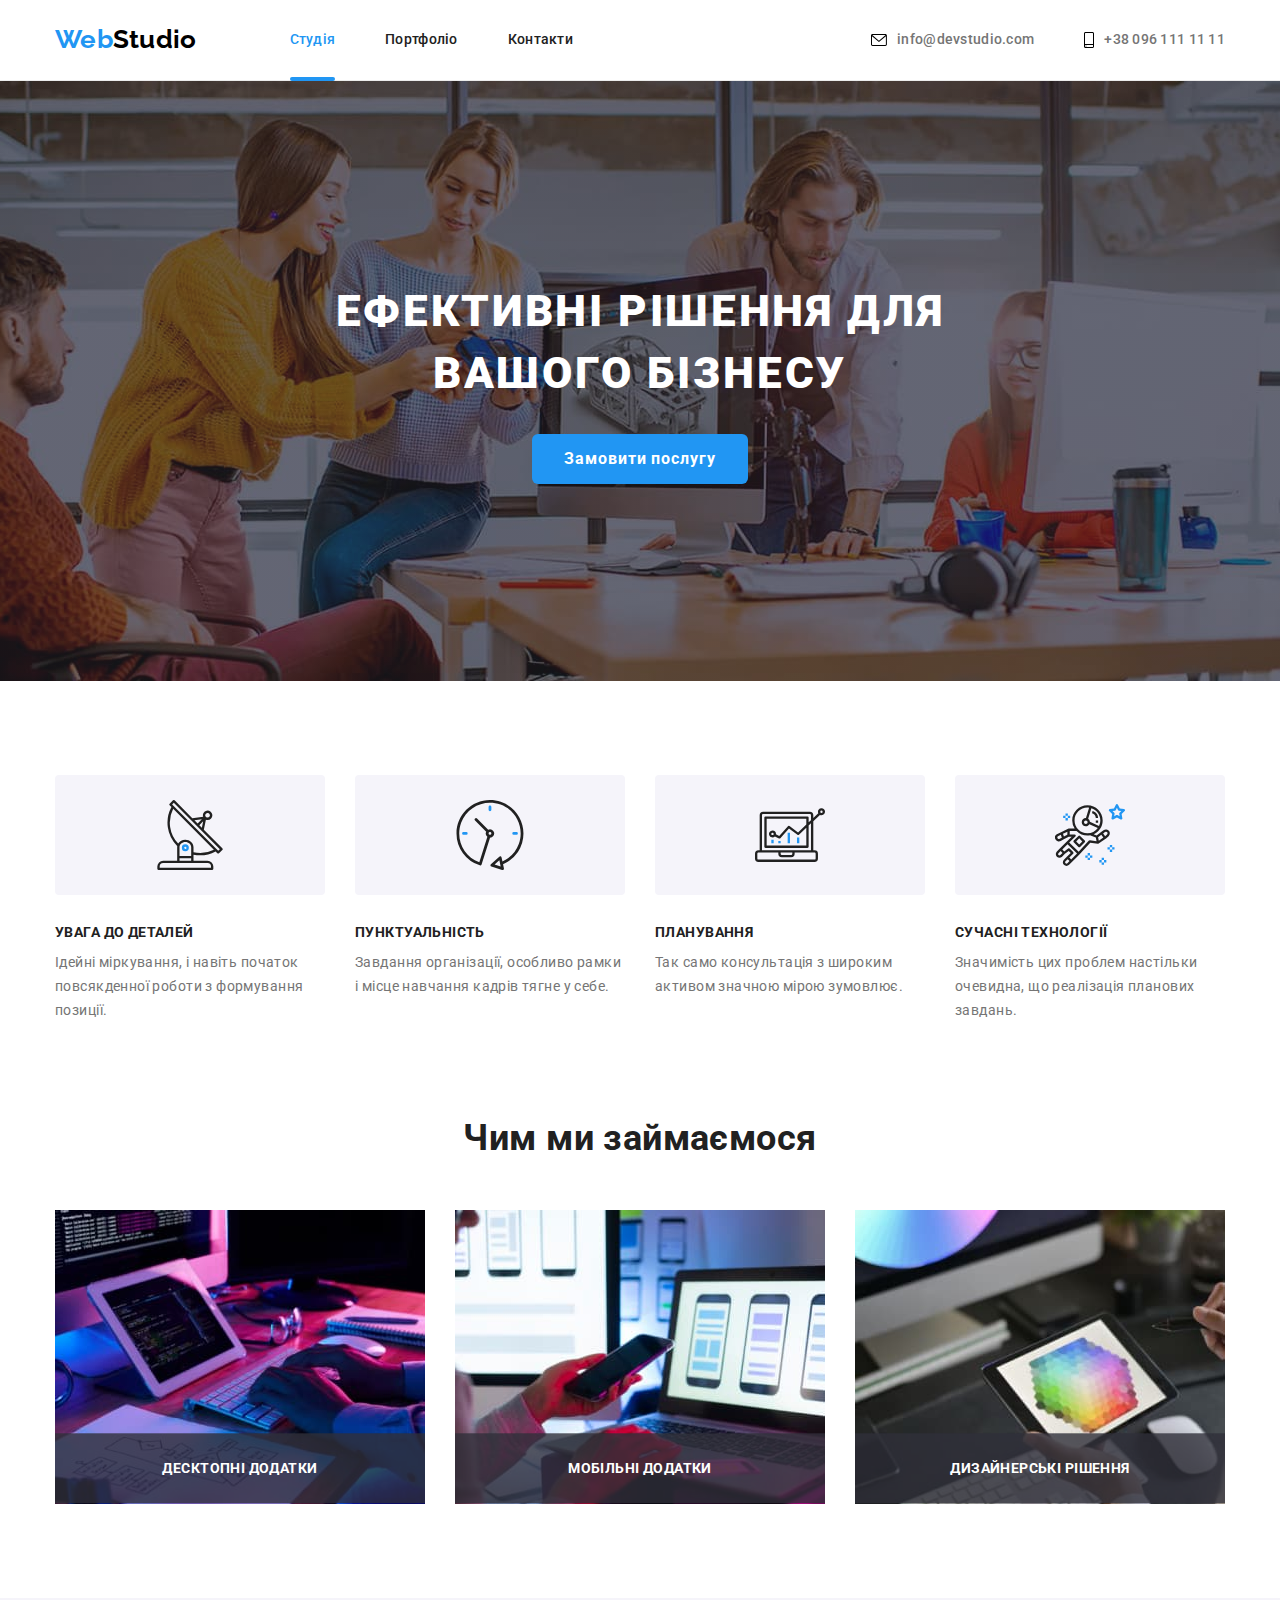
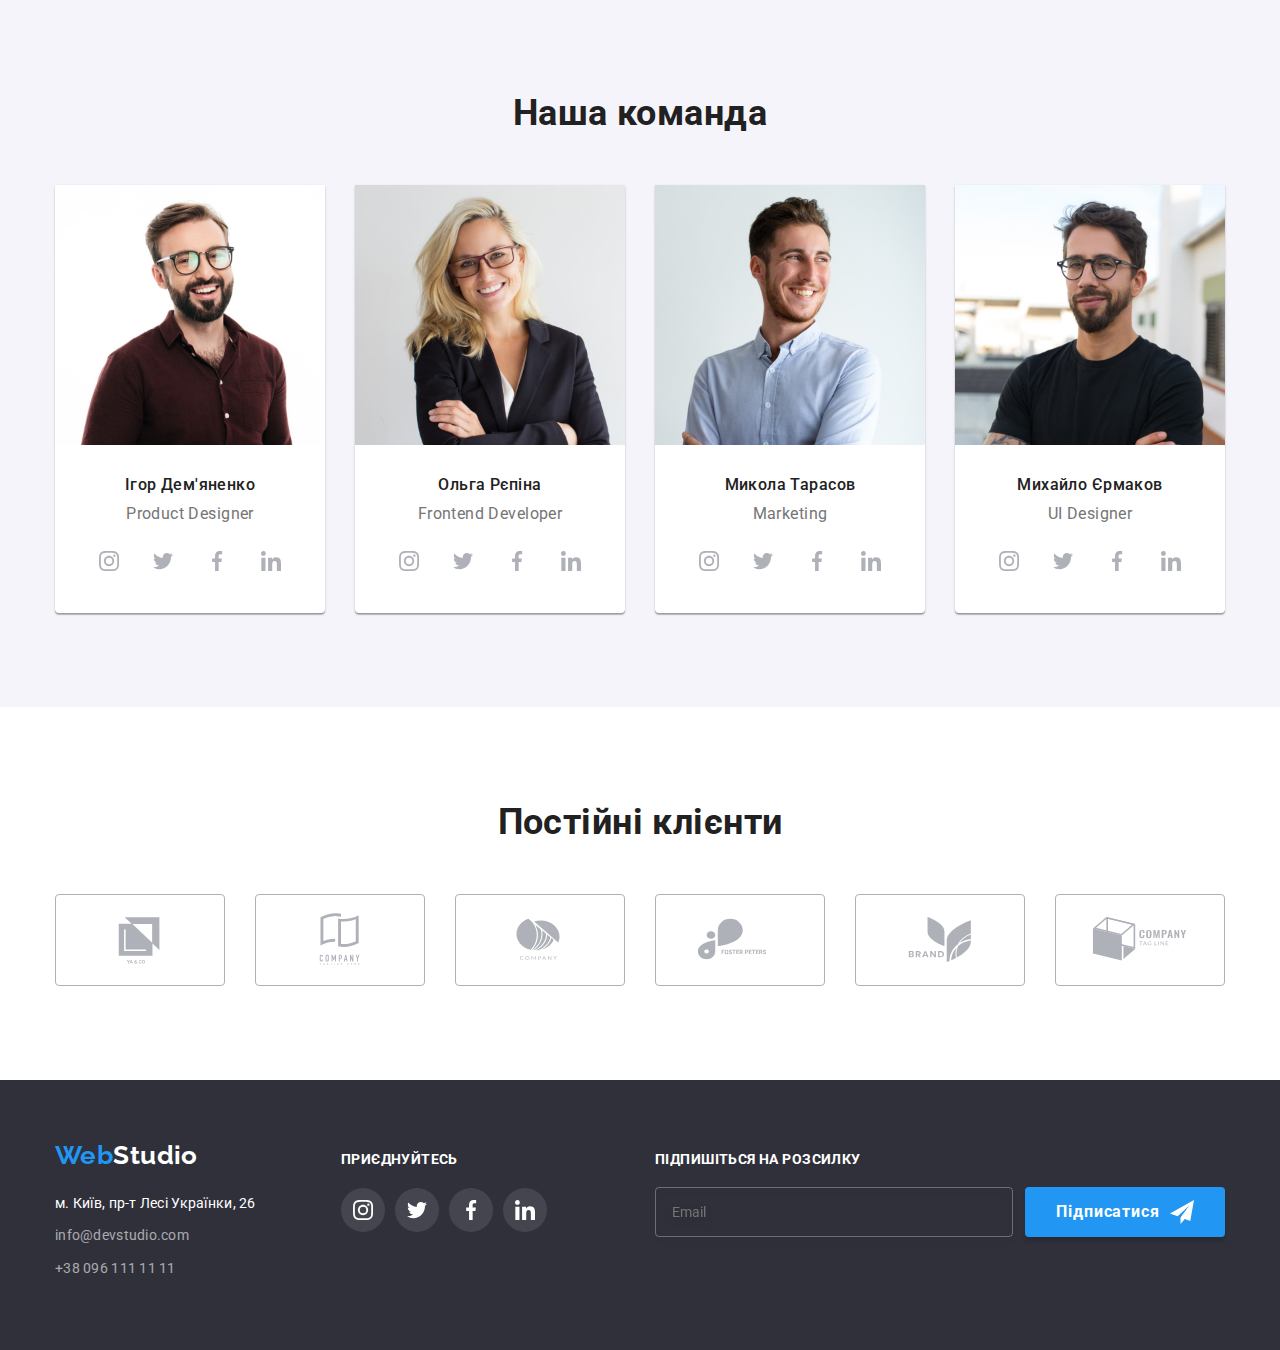
<file: index.html>
<!DOCTYPE html>
<html lang="uk">
<head>
    <meta charset="UTF-8">
    <meta http-equiv="X-UA-Compatible" content="IE=edge">
    <meta name="viewport" content="width=device-width, initial-scale=1.0">
    <title>Web Studio</title>
    <link rel="preconnect" href="https://fonts.googleapis.com">
    <link rel="preconnect" href="https://fonts.gstatic.com" crossorigin>
    <link href="https://fonts.googleapis.com/css2?family=Raleway:wght@700&family=Roboto:wght@400;500;700;900&display=swap" rel="stylesheet">
    <link rel="stylesheet" href="https://cdnjs.cloudflare.com/ajax/libs/modern-normalize/1.1.0/modern-normalize.min.css">
    <link rel="stylesheet" href="./css/styles.css">
</head>
<body>
    <!-- header -->
    
    <header class="header">
        <div class="container flex-align">
        <!-- navigation to other pages -->
            <nav class="header-nav">
                <a href="/" class="logo"><span class="logo-web">Web</span>Studio</a>
                <ul class="page-links list">
                    <li class="item"><a href="./index.html" class="header-nav-link link current">Студія</a></li>
                    <li class="item"><a href="./portfolio.html" class="header-nav-link link">Портфоліо</a></li>
                    <li class="item"><a href="" class="header-nav-link link">Контакти</a></li>
                </ul>
            </nav>
            <!-- header address -->
            <ul class="header-nav list">                
                <li class="item">
                    <a href="mailto:info@devstudio.com" class="contacts-nav">
                        <svg class="envelope" width="16px" height="12px">
                            <use href="./images/icons.svg#icon-envelope"></use>
                        </svg>
                        <span>info@devstudio.com</span>
                    </a>
                </li>
                <li class="item">
                    <a href="tel:+38 096 111 11 11" class="contacts-nav">
                        <svg class="smartphone" width="10px" height="16px">
                            <use href="./images/icons.svg#icon-smartphone"></use>
                        </svg>
                        <span>+38 096 111 11 11</span>
                    </a>
                </li>
            </ul>
        </div>
    </header>
    
    <!-- main -->
    <main>
        <!-- hero -->
        <section class="hero section hero-bg">
            <div class="container">
                <h1 class="hero-title">Ефективні рішення для<br>вашого бізнесу</h1>
                <button type="button" class="btn primary" data-modal-open>Замовити послугу</button>
            </div>        
        </section>
        
        <!-- about -->
        <section class="about section">
            <div class="container">
                <h2 class="title visually-hidden">Наші принципи</h2>
                <ul class="about list">
                    <li class="about-item">
                        <div class="about-container">
                            <svg class="about-icon" width="70px" height="70px">
                                <use href="./images/icons.svg#icon-antenna"></use>
                            </svg>
                        </div>
                        <h3 class="feature">УВАГА ДО ДЕТАЛЕЙ</h3>
                        <p class="feature-info">Ідейні міркування, і навіть початок повсякденної роботи з формування позиції.</p>
                    </li>
                    <li class="about-item">
                        <div class="about-container">
                            <svg class="about-icon" width="70px" height="70px">
                                <use href="./images/icons.svg#icon-clock"></use>
                            </svg>
                        </div>
                        <h3 class="feature">ПУНКТУАЛЬНІСТЬ</h3>
                        <p class="feature-info">Завдання організації, особливо рамки і місце навчання кадрів тягне у себе.</p>
                    </li>
                    <li class="about-item">
                        <div class="about-container">
                            <svg class="about-icon" width="70px" height="70px">
                                <use href="./images/icons.svg#icon-diagram"></use>
                            </svg>
                        </div>
                        <h3 class="feature">ПЛАНУВАННЯ</h3>
                        <p class="feature-info">Так само консультація з широким активом значною мірою зумовлює.</p>
                    </li>
                    <li class="about-item">
                        <div class="about-container">
                            <svg class="about-icon" width="70px" height="70px">
                                <use href="./images/icons.svg#icon-astronaut"></use>
                            </svg>
                        </div>
                        <h3 class="feature">СУЧАСНІ ТЕХНОЛОГІЇ</h3>
                        <p class="feature-info">Значимість цих проблем настільки очевидна, що реалізація планових завдань.</p>
                    </li>
                </ul>
            </div>
        </section>
        
        <!-- what we do -->
        <section class="we-do section">
                <div class="container">
                <h2 class="title">Чим ми займаємося</h2>
                <ul class="we-do list">
                    <li>
                        <div class="we-do-overlay">
                            <img class="no-gap" src="./images/box1.jpg" alt="coding" width="370">
                            <p class="we-do-text">
                                Десктопні додатки
                            </p>
                        </div>
                    </li>
                    <li>
                        <div class="we-do-overlay">
                            <img class="no-gap" src="./images/box2.jpg" alt="optimizing" width="370">
                            <p class="we-do-text">
                                Мобільні додатки
                            </p>
                        </div>
                    </li>
                    <li>
                        <div class="we-do-overlay">
                            <img class="no-gap" src="./images/box3.jpg" alt="styling" width="370">
                            <p class="we-do-text">
                                Дизайнерські рішення
                            </p>
                        </div>
                    </li>
                </ul>
            </div>
        </section>
        
        <!-- crew -->
        <section class="crew section">
                <div class="container">
                    <h2 class="title">Наша команда</h2>
                    <ul class="crew list">
                        <li class="crew item">                            
                            <img class="no-gap" src="./images/crew1.jpg" alt="Ihor" width="270">
                            <div class="crew-item">
                                <h3 class="feature crew">Ігор Дем'яненко</h3>
                                <p class="crew-info">Product Designer</p>
                                <ul class="social-icons list">
                                    <li class="icon-item">
                                        <a href="" class="social-link link">
                                            <svg class="social-icon" width="20px" height="20px">
                                                <use href="./images/icons.svg#icon-instagram"></use>
                                            </svg>
                                        </a>
                                    </li>
                                    <li class="icon-item">
                                        <a href="" class="social-link link">
                                            <svg class="social-icon" width="20px" height="20px">
                                                <use href="./images/icons.svg#icon-twitter"></use>
                                            </svg>
                                        </a>
                                    </li>
                                    <li class="icon-item">
                                        <a href="" class="social-link link">
                                            <svg class="social-icon" width="20px" height="20px">
                                                <use href="./images/icons.svg#icon-facebook"></use>
                                            </svg>
                                        </a>
                                    </li>
                                    <li class="icon-item">
                                        <a href="" class="social-link link">
                                            <svg class="social-icon" width="20px" height="20px">
                                                <use href="./images/icons.svg#icon-linkedin"></use>
                                            </svg>
                                        </a>
                                    </li>
                                </ul>
                            </div>                            
                        </li>
                        <li class="crew item">                            
                            <img class="no-gap" src="./images/crew2.jpg" alt="Olga" width="270">
                            <div class="crew-item">
                                <h3 class="feature crew">Ольга Рєпіна</h3>
                                <p class="crew-info">Frontend Developer</p>
                                <ul class="social-icons list">
                                    <li class="icon-item">
                                        <a href="" class="social-link link">
                                            <svg class="social-icon" width="20px" height="20px">
                                                <use href="./images/icons.svg#icon-instagram"></use>
                                            </svg>
                                        </a>
                                    </li>
                                    <li class="icon-item">
                                        <a href="" class="social-link link">
                                            <svg class="social-icon" width="20px" height="20px">
                                                <use href="./images/icons.svg#icon-twitter"></use>
                                            </svg>
                                        </a>
                                    </li>
                                    <li class="icon-item">
                                        <a href="" class="social-link link">
                                            <svg class="social-icon" width="20px" height="20px">
                                                <use href="./images/icons.svg#icon-facebook"></use>
                                            </svg>
                                        </a>
                                    </li>
                                    <li class="icon-item">
                                        <a href="" class="social-link link">
                                            <svg class="social-icon" width="20px" height="20px">
                                                <use href="./images/icons.svg#icon-linkedin"></use>
                                            </svg>
                                        </a>
                                    </li>
                                </ul>
                            </div>                            
                        </li>
                        <li class="crew item">                            
                            <img class="no-gap" src="./images/crew3.jpg" alt="Mykhola" width="270">
                            <div class="crew-item">
                                <h3 class="feature crew">Микола Тарасов</h3>
                                <p class="crew-info">Marketing</p>
                                <ul class="social-icons list">
                                    <li class="icon-item">
                                        <a href="" class="social-link link">
                                            <svg class="social-icon" width="20px" height="20px">
                                                <use href="./images/icons.svg#icon-instagram"></use>
                                            </svg>
                                        </a>
                                    </li>
                                    <li class="icon-item">
                                        <a href="" class="social-link link">
                                            <svg class="social-icon" width="20px" height="20px">
                                                <use href="./images/icons.svg#icon-twitter"></use>
                                            </svg>
                                        </a>
                                    </li>
                                    <li class="icon-item">
                                        <a href="" class="social-link link">
                                            <svg class="social-icon" width="20px" height="20px">
                                                <use href="./images/icons.svg#icon-facebook"></use>
                                            </svg>
                                        </a>
                                    </li>
                                    <li class="icon-item">
                                        <a href="" class="social-link link">
                                            <svg class="social-icon" width="20px" height="20px">
                                                <use href="./images/icons.svg#icon-linkedin"></use>
                                            </svg>
                                        </a>
                                    </li>
                                </ul>
                            </div>                            
                        </li>
                        <li class="crew item">                            
                            <img class="no-gap" src="./images/crew4.jpg" alt="Mykhailo" width="270">
                            <div class="crew-item">
                                <h3 class="feature crew">Михайло Єрмаков</h3>
                                <p class="crew-info">UI Designer</p>
                                <ul class="social-icons list">
                                    <li class="icon-item">
                                        <a href="" class="social-link link">
                                            <svg class="social-icon" width="20px" height="20px">
                                                <use href="./images/icons.svg#icon-instagram"></use>
                                            </svg>
                                        </a>
                                    </li>
                                    <li class="icon-item">
                                        <a href="" class="social-link link">
                                            <svg class="social-icon" width="20px" height="20px">
                                                <use href="./images/icons.svg#icon-twitter"></use>
                                            </svg>
                                        </a>
                                    </li>
                                    <li class="icon-item">
                                        <a href="" class="social-link link">
                                            <svg class="social-icon" width="20px" height="20px">
                                                <use href="./images/icons.svg#icon-facebook"></use>
                                            </svg>
                                        </a>
                                    </li>
                                    <li class="icon-item">
                                        <a href="" class="social-link link">
                                            <svg class="social-icon" width="20px" height="20px">
                                                <use href="./images/icons.svg#icon-linkedin"></use>
                                            </svg>
                                        </a>
                                    </li>
                                </ul>
                            </div>                            
                        </li>
                    </ul>
                </div>
        </section>

        <!-- clients -->
        <section class="clients section">
            <div class="container">
                <h2 class="title">Постійні клієнти</h2>
                <ul class="clients list">
                    <li class="client-item">
                        <a href="/" class="client-link">
                            <svg class="logo-icon" width="106px" height="60px">
                                <use href="./images/icons.svg#icon-logo"></use>
                            </svg>
                        </a>
                    </li>
                    <li class="client-item">
                        <a href="/" class="client-link">
                            <svg class="logo-icon" width="106px" height="60px">
                                <use href="./images/icons.svg#icon-logo-1"></use>
                            </svg>
                        </a>
                    </li>
                    <li class="client-item">
                        <a href="/" class="client-link">
                            <svg class="logo-icon" width="106px" height="60px">
                                <use href="./images/icons.svg#icon-logo-2"></use>
                            </svg>
                        </a>
                    </li>
                    <li class="client-item">
                        <a href="/" class="client-link">
                            <svg class="logo-icon" width="106px" height="60px">
                                <use href="./images/icons.svg#icon-logo-3"></use>
                            </svg>
                        </a>
                    </li>
                    <li class="client-item">
                        <a href="/" class="client-link">
                            <svg class="logo-icon" width="106px" height="60px">
                                <use href="./images/icons.svg#icon-logo-4"></use>
                            </svg>
                        </a>
                    </li>
                    <li class="client-item">
                        <a href="/" class="client-link">
                            <svg class="logo-icon" width="106px" height="60px">
                                <use href="./images/icons.svg#icon-logo-5"></use>
                            </svg>
                        </a>
                    </li>
                </ul>
            </div>
        </section>
    </main>

    <!-- footer -->
    <footer class="footer">
        <div class="container footer-align">
            <div class="address-links">
                <a href="/" class="footer logo"><span class="logo-web">Web</span>Studio</a>
            <address class="address-list">
                <ul class="address-list list">
                    <li><a href="https://goo.gl/maps/iMWKFZ3eY1f8vixX7" class="contacts-nav address">м. Київ, пр-т Лесі Українки, 26</a></li>
                    <li><a href="mailto:info@devstudio.com" class="contacts-nav link">info@devstudio.com</a></li>
                    <li><a href="tel:+38 096 111 11 11" class="contacts-nav link">+38 096 111 11 11</a></li>
                </ul>
            </address>
            </div>
            <div class="social-links">
                <strong class="strong">приєднуйтесь</strong>
                <ul class="social-icons list">
                    <li class="icon-item">
                        <a href="/" class="social-link link">
                            <svg class="social-icon" width="20px" height="20px">
                                <use href="./images/icons.svg#icon-instagram"></use>
                            </svg>
                        </a>
                    </li>
                    <li class="icon-item">
                        <a href="/" class="social-link link">
                            <svg class="social-icon" width="20px" height="20px">
                                <use href="./images/icons.svg#icon-twitter"></use>
                            </svg>
                        </a>
                    </li>
                    <li class="icon-item">
                        <a href="/" class="social-link link">
                            <svg class="social-icon" width="20px" height="20px">
                                <use href="./images/icons.svg#icon-facebook"></use>
                            </svg>
                        </a>
                    </li>
                    <li class="icon-item">
                        <a href="/" class="social-link link">
                            <svg class="social-icon" width="20px" height="20px">
                                <use href="./images/icons.svg#icon-linkedin"></use>
                            </svg>
                        </a>
                    </li>
                </ul>
            </div>
            <div class="sub-field">
                <form class="sub-form">
                    <label class="sub-label">
                        Підпишіться на розсилку
                        <input class="sub-input" type="email" name="sub" placeholder="Email">
                    </label>
                    <button class="btn sub-btn" type="submit">
                        Підписатися
                        <svg class="sub-icon" width="24" height="24">
                        <use href="./images/icons.svg#icon-send"></use>
                        </svg>
                    </button>
                </form>
            </div>
        </div>
    </footer>
    <div class="backdrop is-hidden" data-modal>
        <div class="modal">
            <button type="button" class="btn btn-modal" data-modal-close>
                <svg class="close-icon" width="18px" height="18px">
                    <use href="./images/icons.svg#icon-close"></use>
                </svg>
            </button>
            <b class="title">
                Залиште свої дані, ми вам передзвонимо
            </b>
            <form name="ticket">
                <div class="form-field">
                    <label class="modal-label">
                        <span class="label-text">Ім'я</span>
                        <div class="input-wrapper">
                            <input type="text" name="user-name" class="modal-input">
                            <svg class="modal-icon" width="18px" height="18px">
                                <use href="./images/icons.svg#icon-person"></use>
                            </svg>
                        </div>
                    </label>
                </div>
                <div class="form-field">
                    <label class="modal-label">
                        <span class="label-text">Телефон</span>                    
                    <div class="input-wrapper">
                        <input type="tel" name="user-tel" class="modal-input">
                        <svg class="modal-icon" width="18px" height="18px">
                            <use href="./images/icons.svg#icon-phone"></use>
                        </svg>
                    </div>
                    </label>
                </div>
                <div class="form-field">
                    <label class="modal-label">
                        <span class="label-text">Пошта</span>                    
                    <div class="input-wrapper">
                        <input type="email" name="user-email" class="modal-input">
                        <svg class="modal-icon" width="18px" height="18px">
                            <use href="./images/icons.svg#icon-email"></use>
                        </svg>
                    </div>
                    </label>
                </div>
                <div class="form-field">
                    <label class="modal-label">
                        <span class="label-text">Коментар</span>                        
                    <textarea name="user-comment" placeholder="Введіть текст" class="user-comment modal-input" rows="8"></textarea>
                    </label>
                </div>
                <div class="form-field checkbox-field">
                    <label class="modal-label-checkbox">
                        <input type="checkbox" class="checkbox">
                        <span class="checkbox-icon"></span>
                        <span>
                            Погоджуюся з розсилкою та приймаю <a href="/" class="policy-link"> Умови договору</a>
                        </span>
                    </label>
                </div>
                <button type="submit" class="btn btn-submit">
                    <p>
                        Відправити
                    </p>
                </button>
            </form>
        </div>
    </div>
    <script src="./js/modal.js"></script>
</body>
</html>
</file>
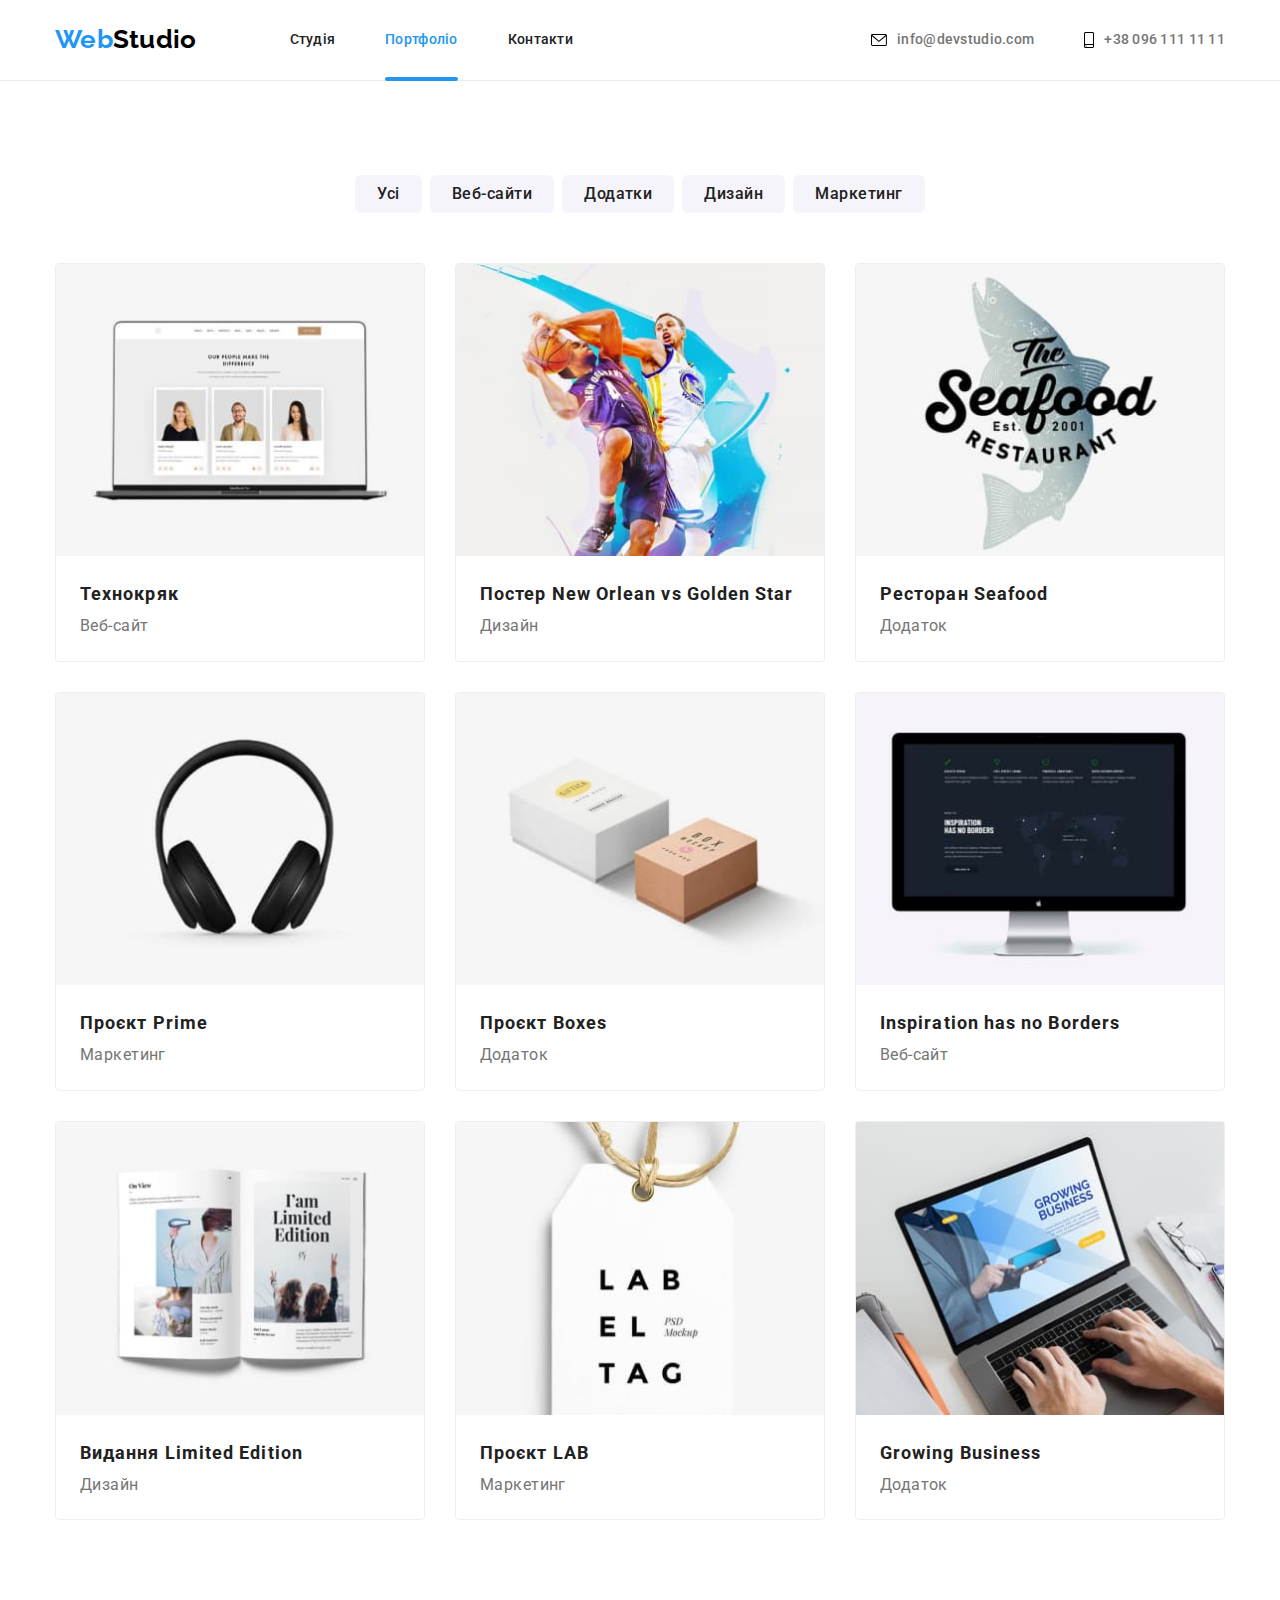
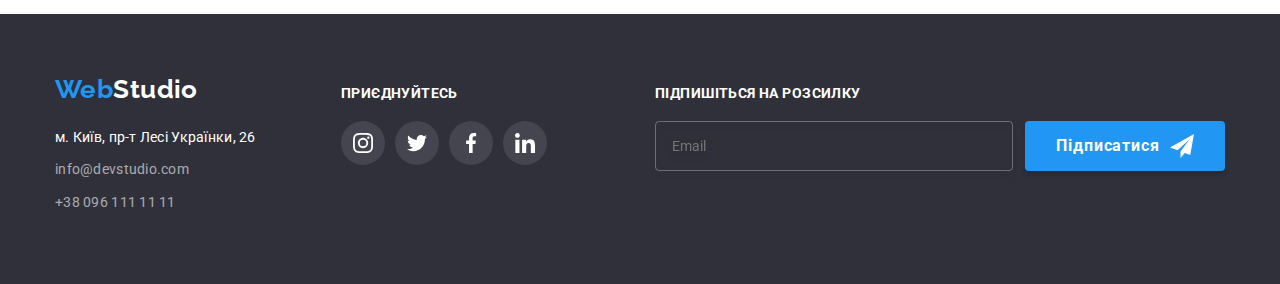
<file: portfolio.html>
<!DOCTYPE html>
<html lang="uk">
<head>
    <meta charset="UTF-8">
    <meta http-equiv="X-UA-Compatible" content="IE=edge">
    <meta name="viewport" content="width=device-width, initial-scale=1.0">
    <title>Portfolio</title>
    <link rel="preconnect" href="https://fonts.googleapis.com">
    <link rel="preconnect" href="https://fonts.gstatic.com" crossorigin>
    <link href="https://fonts.googleapis.com/css2?family=Raleway:wght@700&family=Roboto:wght@400;500;700;900&display=swap" rel="stylesheet">
    <link rel="stylesheet" href="https://cdnjs.cloudflare.com/ajax/libs/modern-normalize/1.1.0/modern-normalize.min.css">
    <link rel="stylesheet" href="./css/styles.css">
</head>
<body>
    <!-- header -->
    <header class="header">
        <div class="container flex-align">
        <!-- navigation to other pages -->
            <nav class="header-nav">
                <a href="/" class="logo"><span class="logo-web">Web</span>Studio</a>
                <ul class="page-links list">
                    <li class="item"><a href="./index.html" class="header-nav-link link">Студія</a></li>
                    <li class="item"><a href="./portfolio.html" class="header-nav-link link current">Портфоліо</a></li>
                    <li class="item"><a href="" class="header-nav-link link">Контакти</a></li>
                </ul>
            </nav>
            <!-- header address -->
            <ul class="header-nav list">                
                <li class="item">
                    <a href="mailto:info@devstudio.com" class="contacts-nav">
                        <svg class="envelope" width="16px" height="12px">
                            <use href="./images/icons.svg#icon-envelope"></use>
                        </svg>
                        <span>info@devstudio.com</span>
                    </a>
                </li>
                <li class="item">
                    <a href="tel:+38 096 111 11 11" class="contacts-nav">
                        <svg class="smartphone" width="10px" height="16px">
                            <use href="./images/icons.svg#icon-smartphone"></use>
                        </svg>
                        <span>+38 096 111 11 11</span>
                    </a>
                </li>
            </ul>
        </div>
    </header>

    <main class="main">
        <!-- filters -->
        <section class="filters section">
            <div class="container">
                <h1 class="visually-hidden">Фільтри проєктів</h1>
                <ul class="filters list">
                    <li class="filter item">
                        <button type="button" class="btn secondary">Усі</button>
                    </li>
                    <li class="filter item">
                        <button type="button" class="btn secondary">Веб-сайти</button>
                    </li>
                    <li class="filter item">
                        <button type="button" class="btn secondary">Додатки</button>
                    </li>
                    <li class="filter item">
                        <button type="button" class="btn secondary">Дизайн</button>
                    </li>
                    <li class="filter item">
                        <button type="button" class="btn secondary">Маркетинг</button>
                    </li>
                </ul>
                <!-- projets list -->
                <ul class="projects list">
                    <li class="projects-list-item">
                        <a href="" class="project link">
                            <div class="project-hover">
                                <img class="img no-gap" src="./images/project1.jpg" alt="Technocrack" width="370">
                                <div class="project-item-overlay">
                                    <p class="overlay-text">
                                        Ресурс пропонує комплексні пропозиції з різним рівнем функціоналу та сервісів. Все це дозволить відвідувачу отримати вичерпні відомості про компанію чи приватну особу.
                                    </p>
                                </div>
                            </div>
                            <div class="project-item">
                                <h2 class="project-title">Технокряк</h2>
                                <p class="project-type">Веб-сайт</p>
                            </div>
                        </a>
                    </li>
                    <li class="projects-list-item">
                        <a href="" class="project link">                            
                            <div class="project-hover">
                                <img class="img no-gap" src="./images/project2.jpg" alt="Poster New Orlean vs Golden Star" width="370">
                                <div class="project-item-overlay">
                                    <p class="overlay-text">
                                        Ресурс пропонує комплексні пропозиції з різним рівнем функціоналу та сервісів. Все це дозволить відвідувачу отримати вичерпні відомості про компанію чи приватну особу.
                                    </p>
                                </div>
                            </div>
                            <div class="project-item">
                                <h2 class="project-title">Постер New Orlean vs Golden Star</h2>
                                <p class="project-type">Дизайн</p>
                            </div>
                        </a>
                    </li>
                    <li class="projects-list-item">
                        <a href="" class="project link">                            
                            <div class="project-hover">
                                <img class="img no-gap" src="./images/project3.jpg" alt="Seafood restaurant" width="370">
                                <div class="project-item-overlay">
                                    <p class="overlay-text">
                                        Ресурс пропонує комплексні пропозиції з різним рівнем функціоналу та сервісів. Все це дозволить відвідувачу отримати вичерпні відомості про компанію чи приватну особу.
                                    </p>
                                </div>
                            </div>
                            <div class="project-item">
                                <h2 class="project-title">Ресторан Seafood</h2>
                                <p class="project-type">Додаток</p>
                            </div>
                        </a>
                    </li>
                    <li class="projects-list-item">
                        <a href="" class="project link">                            
                            <div class="project-hover">
                                <img class="img no-gap" src="./images/project4.jpg" alt="Project Prime" width="370">
                                <div class="project-item-overlay">
                                    <p class="overlay-text">
                                        Ресурс пропонує комплексні пропозиції з різним рівнем функціоналу та сервісів. Все це дозволить відвідувачу отримати вичерпні відомості про компанію чи приватну особу.
                                    </p>
                                </div>
                            </div>
                            <div class="project-item">
                                <h2 class="project-title">Проєкт Prime</h2>
                                <p class="project-type">Маркетинг</p>
                            </div>
                        </a>
                    </li>
                    <li class="projects-list-item">
                        <a href="" class="project link">                            
                            <div class="project-hover">
                                <img class="img no-gap" src="./images/project5.jpg" alt="Project Boxes App" width="370">
                                <div class="project-item-overlay">
                                    <p class="overlay-text">
                                        Ресурс пропонує комплексні пропозиції з різним рівнем функціоналу та сервісів. Все це дозволить відвідувачу отримати вичерпні відомості про компанію чи приватну особу.
                                    </p>
                                </div>
                            </div>
                            <div class="project-item">
                                <h2 class="project-title">Проєкт Boxes</h2>
                                <p class="project-type">Додаток</p>
                            </div>
                        </a>
                    </li>
                    <li class="projects-list-item">
                        <a href="" class="project link">                            
                            <div class="project-hover">
                                <img class="img no-gap" src="./images/project6.jpg" alt="Inspiration has no Borders Web-site" width="370">
                                <div class="project-item-overlay">
                                    <p class="overlay-text">
                                        Ресурс пропонує комплексні пропозиції з різним рівнем функціоналу та сервісів. Все це дозволить відвідувачу отримати вичерпні відомості про компанію чи приватну особу.
                                    </p>
                                </div>
                            </div>
                            <div class="project-item">
                                <h2 class="project-title">Inspiration has no Borders</h2>
                                <p class="project-type">Веб-сайт</p>
                            </div>
                        </a>
                    </li>
                    <li class="projects-list-item">
                        <a href="" class="project link">                            
                            <div class="project-hover">
                                <img class="img no-gap" src="./images/project7.jpg" alt="Limited Edition Pub." width="370">
                                <div class="project-item-overlay">
                                    <p class="overlay-text">
                                        Ресурс пропонує комплексні пропозиції з різним рівнем функціоналу та сервісів. Все це дозволить відвідувачу отримати вичерпні відомості про компанію чи приватну особу.
                                    </p>
                                </div>
                            </div>
                            <div class="project-item">
                                <h2 class="project-title">Видання Limited Edition</h2>
                                <p class="project-type">Дизайн</p>
                            </div>
                        </a>
                    </li>
                    <li class="projects-list-item">
                        <a href="" class="project link">                            
                            <div class="project-hover">
                                <img class="img no-gap" src="./images/project8.jpg" alt="Project LAB" width="370">
                                <div class="project-item-overlay">
                                    <p class="overlay-text">
                                        Ресурс пропонує комплексні пропозиції з різним рівнем функціоналу та сервісів. Все це дозволить відвідувачу отримати вичерпні відомості про компанію чи приватну особу.
                                    </p>
                                </div>
                            </div>
                            <div class="project-item">
                                <h2 class="project-title">Проєкт LAB</h2>
                                <p class="project-type">Маркетинг</p>
                            </div>
                        </a>
                    </li>
                    <li class="projects-list-item">
                        <a href="" class="project link">                            
                            <div class="project-hover">
                                <img class="img no-gap" src="./images/project9.jpg" alt="Growing Business App" width="370">
                                <div class="project-item-overlay">
                                    <p class="overlay-text">
                                        Ресурс пропонує комплексні пропозиції з різним рівнем функціоналу та сервісів. Все це дозволить відвідувачу отримати вичерпні відомості про компанію чи приватну особу.
                                    </p>
                                </div>
                            </div>
                            <div class="project-item">
                                <h2 class="project-title">Growing Business</h2>
                                <p class="project-type">Додаток</p>
                            </div>
                        </a>
                    </li>
                </ul>
            </div>            
        </section>
    </main>
    <!-- footer -->
    <footer class="footer">
        <div class="container footer-align">
            <div class="address-links">
                <a href="/" class="footer logo"><span class="logo-web">Web</span>Studio</a>
            <address class="address-list">
                <ul class="address-list list">
                    <li><a href="https://goo.gl/maps/iMWKFZ3eY1f8vixX7" class="contacts-nav address">м. Київ, пр-т Лесі Українки, 26</a></li>
                    <li><a href="mailto:info@devstudio.com" class="contacts-nav link">info@devstudio.com</a></li>
                    <li><a href="tel:+38 096 111 11 11" class="contacts-nav link">+38 096 111 11 11</a></li>
                </ul>
            </address>
            </div>
            <div class="social-links">
                <strong class="strong">приєднуйтесь</strong>
                <ul class="social-icons list">
                    <li class="icon-item">
                        <a href="/" class="social-link link">
                            <svg class="social-icon" width="20px" height="20px">
                                <use href="./images/icons.svg#icon-instagram"></use>
                            </svg>
                        </a>
                    </li>
                    <li class="icon-item">
                        <a href="/" class="social-link link">
                            <svg class="social-icon" width="20px" height="20px">
                                <use href="./images/icons.svg#icon-twitter"></use>
                            </svg>
                        </a>
                    </li>
                    <li class="icon-item">
                        <a href="/" class="social-link link">
                            <svg class="social-icon" width="20px" height="20px">
                                <use href="./images/icons.svg#icon-facebook"></use>
                            </svg>
                        </a>
                    </li>
                    <li class="icon-item">
                        <a href="/" class="social-link link">
                            <svg class="social-icon" width="20px" height="20px">
                                <use href="./images/icons.svg#icon-linkedin"></use>
                            </svg>
                        </a>
                    </li>
                </ul>
            </div>
            <div class="sub-field">
                <form class="sub-form">
                    <label class="sub-label">
                        Підпишіться на розсилку
                        <input class="sub-input" type="email" name="sub" placeholder="Email">
                    </label>
                    <button class="btn sub-btn" type="submit">
                        Підписатися
                        <svg class="sub-icon" width="24" height="24">
                        <use href="./images/icons.svg#icon-send"></use>
                        </svg>
                    </button>
                </form>
            </div>
        </div>
    </footer>
</body>
</html>
</file>
<file: css/styles.css>
:root {
    --primary-backgroung-color: #FFFFFF;
    --primary-text-color: #757575;
    --secondary-background-color: #F5F4FA;
    --accent-color: #2196F3;
    --title-features-color: #212121;
    --hero-background-color: #2F303A;
    --hero-text-color: #FFFFFF;
    --footer-color: #2F303A;
    --footer-text-color: #FFFFFF;
    --footer-contacts-color: rgba(255, 255, 255, 0.6);
    --button-text-accent-color: #FFFFFF;
}

/* general */
body {
    background-color: var(--primary-backgroung-color);
    color: var(--primary-text-color);

    list-style: none;

    font-family: 'Roboto', sans-serif;
    font-size: 14px;
    letter-spacing: 0.03em;
}

h1, h2, h3 {
    margin: 0 auto;
}

p {
    margin: 0;
}

.container {
    width: 1200px;
    margin: 0 auto;
    padding-left: 15px;
    padding-right: 15px;
    /* outline: 2px solid tomato; */
}

.flex-align {
    display: flex;
    align-items: center;
}

.section {
    padding-top: 94px;
    padding-bottom: 94px;
}

.visually-hidden {
    position: absolute;
    width: 1px;
    height: 1px;
    margin: -1px;
    border: 0;
    padding: 0;

    white-space: nowrap;
    clip-path: inset(100%);
    clip: rect(0 0 0 0);
    overflow: hidden;
}

.no-gap {
    display: block;
}


/* buttons */
.btn {
    cursor: pointer;
    text-align: center;
    border: none;
}

.btn.primary {
    display: inline-flex;
    width: 216px;
    height: 50px;
    align-items: center;
    justify-content: center;
    border-radius: 6px;
    /* padding: 10px 32px; */

    background-color: var(--accent-color);
    color: var(--button-text-accent-color);

    transition: background-color 250ms cubic-bezier(0.4, 0, 0.2, 1);

    font-family: inherit;
    font-weight: 700;
    font-size: 16px;
    line-height: 1.9;
    letter-spacing: 0.06em;
}

.btn.primary:hover,
.btn.primary:focus {
    background-color: #188CE8;
}

.btn.secondary {
    display: inline-block;
    border-radius: 6px;
    padding: 6px 22px;

    background-color: var(--secondary-background-color);
    color: var(--title-features-color);

    transition: color 250ms cubic-bezier(0.4, 0, 0.2, 1),
    background-color 250ms cubic-bezier(0.4, 0, 0.2, 1),
    box-shadow 250ms cubic-bezier(0.4, 0, 0.2, 1);

    font-family: inherit;
    font-weight: 500;
    font-size: 16px;
    line-height: 1.6;
    text-align: center;
    letter-spacing: 0.03em;
}

/* lists */
.list {
    margin: 0;
    padding: 0;
    list-style: none;
}

/* links */
.link {
    text-decoration: none;
}

/* header */
.header {
    border-bottom: 1px solid #ECECEC;
}

.logo {
    display: block;
    padding-top: 24px;
    padding-bottom: 25px;

    color: #000000;

    font-family: 'Raleway', sans-serif;
    font-weight: 700;
    font-size: 26px;
    line-height: 1.2;
    text-decoration: none;
}

.logo .logo-web {
    color: var(--accent-color);
}

.header-nav,
.page-links {
    display: flex;
    align-items: center;
    justify-content: flex-start;
}

.page-links.list {
    margin-left: 93px;
}

.header-nav,
.contacts-nav {
    font-weight: 500;
    font-size: 14px;
    line-height: 1.14;
    letter-spacing: 0.02em;
}

.header-nav .item + .item {
    margin-left: 50px;
}

.header-nav .link {
    padding-top: 32px;
    padding-bottom: 32px;

    color: var(--title-features-color);
    text-decoration: none;
    transition: color 250ms cubic-bezier(0.4, 0, 0.2, 1);
}

.header-nav .link:hover,
.header-nav .link:focus {
    color: var(--accent-color);
}

.header-nav .link.current {
    color: var(--accent-color);
}

.header-nav .list {
    margin-top: 0;
    margin-bottom: 0;
}

.header-nav.list {
    margin-left: auto;
}

.header-nav-link {
    display: block;
    position: relative;
}

.header-nav-link::after {
    content: '';
    display: block;

    position: absolute;
    bottom: -1.2px;
    width: 100%;
    height: 4px;
    background-color: var(--accent-color);
    border-radius: 2px;

    transform: scaleX(0);
    transition: transform 250ms cubic-bezier(0.4, 0, 0.2, 1);
    overflow: hidden;
}

.header-nav-link:hover::after,
.header-nav-link:focus::after,
.current::after {
    transform: scaleX(1);
}

.contacts-nav {
    display: flex;
    align-items: center;
    padding-top: 32px;
    padding-bottom: 32px;
    
    color: var(--primary-text-color);
    text-decoration: none;
    transition: color 250ms cubic-bezier(0.4, 0, 0.2, 1);
}

.envelope,
.smartphone {
    margin-right: 10px;
    transition: color 250ms cubic-bezier(0.4, 0, 0.2, 1),
    fill 250ms cubic-bezier(0.4, 0, 0.2, 1);
}

.contacts-nav:hover,
.contacts-nav:focus {
    color: var(--accent-color);
    fill: var(--accent-color);
}

/* hero */
.hero {
    text-align: center;
    background-color: #2F303A;
    color: var(--hero-text-color);
    padding-top: 0;
    padding-bottom: 0;
}

.hero-bg {
    height: 600px;
    max-width: 1600px;
    margin-left: auto;
    margin-right: auto;

    background-image: linear-gradient(
        to right,
        rgba(47, 48, 58, 0.4),
        rgba(47, 48, 58, 0.4)),
        url(../images/hero.jpg);
    background-repeat: no-repeat;
    background-position: center;
    background-size: cover
}

.hero.section {
    padding: 200px 0;
}

.hero-title {
    /* padding: 46px; */
    margin-bottom: 30px;

    font-weight: 900;
    font-size: 44px;
    line-height: 1.4;
    text-align: center;
    letter-spacing: 0.06em;
    text-transform: uppercase;
}

 /* about */
.about.section {
    padding-bottom: 0;
}
.title {
    color: var(--title-features-color);

    font-weight: 700;
    font-size: 36px;
    line-height: 1.2;
    text-align: center;
}

.we-do .title {
    margin-bottom: 50px;
}

.about.list {
    display: flex;
    justify-content: space-between;
}

.about-item {
    /* margin-right: 30px; */
    width: 270px;
}

/* we-do */

.we-do.list {
    display: flex;
    justify-content: space-between;
}

.we-do-overlay {
    position: relative;
}

.we-do-text {
    display: flex;
    width: 100%;
    height: 70px;
    justify-content: center;
    align-items: center;
    position: absolute;
    transform: translateY(-101%);

    font-weight: 700;
    line-height: 16px;
    text-transform: uppercase;
    
    background-color: rgba(47, 48, 58, 0.8);
    color: #ffffff;
}


.about-container {
    display: flex;
    width: 270px;
    height: 120px;
    margin-bottom: 30px;
    align-items: center;
    justify-content: center;
    border-radius: 4px;
    
    background-color: #F5F4FA;
}

.feature {
    margin-bottom: 10px;

    color: var(--title-features-color);

    font-weight: 700;
    font-size: 14px;
    line-height: 1.14;
    text-transform: uppercase;
}

.feature-info {
    line-height: 1.7;
}

/* crew */
.crew {
    background-color: var(--secondary-background-color);
    text-transform: none;
}

.crew-item {
    padding: 30px 0;
}

.crew .title {
    margin-bottom: 50px;
}

.crew.list {
    display: flex;
    justify-content: space-between;
}

.crew.item {
    background-color: #fff;
    box-shadow: 0px 1px 3px rgba(0, 0, 0, 0.12), 0px 1px 1px rgba(0, 0, 0, 0.14), 0px 2px 1px rgba(0, 0, 0, 0.2);
    border-radius: 0 0 4px 4px;
}

.crew.item .social-icons {
    display: flex;
    justify-content: center;
    margin-top: 16px;
}

.crew.item .icon-item {
    width: 44px;
    height: 44px;
    margin-right: 10px;
}

.crew.item .social-link:hover,
.crew.item .social-link:focus {
    background-color: var(--accent-color);
    fill: #FFFFFF;
}

.crew.item .icon-item:last-child {
    margin-right: 0;
}

.crew.item .social-link {
    display: flex;
    height: 100%;
    width: 100%;
    align-items: center;
    justify-content: center;
    border-radius: 50%;
    fill: #AFB1B8;

    transition: fill 250ms cubic-bezier(0.4, 0, 0.2, 1),
    background-color 250ms cubic-bezier(0.4, 0, 0.2, 1);
}

.feature.crew {
    font-weight: 500;
    font-size: 16px;
    line-height: 1.2;
    text-align: center;

    background-color: #fff;
}

.crew-info {
    font-size: 16px;
    line-height: 1.2;
    text-align: center;

    color: var(--primary-text-color);
}

/* clients */

.clients {
    display: flex;
    align-items: center;
    justify-content: center;
}

.clients .client-item {
    display: flex;
    width: 170px;
    height: 92px;
    margin-top: 50px;
    margin-right: 30px;
}

.clients .client-item:last-child {
    margin-right: 0;
}


.client-link {
    display: flex;
    height: 100%;
    width: 100%;
    align-items: center;
    justify-content: center;
    transition: color 250ms cubic-bezier(0.4, 0, 0.2, 1),
    border-color 250ms cubic-bezier(0.4, 0, 0.2, 1);

    color: #AFB1B8;
    border: 1px solid #AFB1B8;
    border-radius: 4px;
}

.client-link:hover,
.client-link:focus {
    color: var(--accent-color);
    border-color: var(--accent-color);
}

.logo-icon {
    fill: currentColor;
}

/* filters */
.filters.list {
    display: flex;
    justify-content: center;
    margin-bottom: 50px;
}

.filters .btn:hover,
.filters .btn:focus {
    background-color: var(--accent-color);
    color: var(--button-text-accent-color);
    box-shadow:
    0px 3px 1px rgba(0, 0, 0, 0.1),
    0px 1px 2px rgba(0, 0, 0, 0.08),
    0px 2px 2px rgba(0, 0, 0, 0.12);
}

.filter.item {
    margin-right: 8px;
}

.filter.item:last-child {
    margin-right: 0;
}

/* projects */
.projects.list {
    display: flex;
    flex-wrap: wrap;
    gap: 30px;
}

.projects-list-item {
    flex-basis: calc((100% - 60px) / 3);

    border: 1px solid #EEEEEE;
    border-radius: 4px;
}

.project.link:hover,
.project.link:focus {
    /* border: 1px solid #EEEEEE; */
    box-shadow:
        0px 1px 1px rgba(0, 0, 0, 0.12),
        0px 4px 4px rgba(0, 0, 0, 0.06),
        1px 4px 6px rgba(0, 0, 0, 0.16);
}

.project-hover {
    position: relative;
    overflow: hidden;
}

.project-item-overlay {
    display: block;
    position: absolute;
    width: 100%;
    height: 100%;
    background-color: rgba(33, 150, 243, 0.9);

    transition: transform 250ms cubic-bezier(0.4, 0, 0.2, 1);
}

.overlay-text {
    min-width: 322px;
    min-height: 168px;
    padding: 63px 24px;

    font-size: 18px;
    line-height: 28px;

    color: #ffffff;
}

.project.link:hover .project-item-overlay,
.project.link:focus .project-item-overlay {
    transform: translateY(-100%);
}

.img {
    display: block;
    max-width: 100%;
    height: auto;
}

.project.link {
    display: block;

    transition: box-shadow 250ms cubic-bezier(0.4, 0, 0.2, 1);
}

.project-item {
    padding: 20px 24px;
}

.project-title {
    color: var(--title-features-color);

    font-weight: 700;
    font-size: 18px;
    line-height: 2;
    letter-spacing: 0.06em;
}

.project-type {
    color: var(--primary-text-color);

    font-size: 16px;
    line-height: 1.8;
}

/* footer */
.footer-align {
    justify-content: space-between;
}

.footer {
    padding: 60px 0;

    background-color: var(--footer-color);
}

.footer .container {
    display: flex;
    align-items: baseline;
}

.address-list {
    font-style: normal;
    text-decoration: none;
}

.contacts-nav.link,
.contacts-nav.address {
    display: block;
    padding-top: 0;
    padding-bottom: 0;
    margin-bottom: 9px;
}

.footer .address {
    color: var(--footer-text-color);
    font-weight: 400;
    font-size: 14px;
    line-height: 1.7;
}

.footer .address:hover,
.footer .address:focus {
    color: var(--accent-color);
}

.footer.logo {
    padding: 0;
    margin-bottom: 20px;

    color: var(--footer-text-color);

    text-decoration: none;
}

.footer .contacts-nav.link {
    color: var(--footer-contacts-color);
    font-weight: 400;
    font-size: 14px;
    line-height: 1.7;
}

.footer .link:hover,
.footer .link:focus {
    color: var(--accent-color);
}

.footer .strong {
    line-height: 16px;
    text-transform: uppercase;

    color: var(--footer-text-color);
}

.social-links {
    margin-left: 70px;
}
.social-icons {
    display: flex;
    margin-top: 20px;
    justify-content: center;
}

.icon-item {
    display: flex;
    width: 44px;
    height: 44px;
    margin-right: 10px;
    background-color: rgba(255, 255, 255, 0.1);
    border-radius: 50%;
}

.icon-item:last-child {
    margin-right: 0;
}

.social-link {
    display: flex;
    height: 100%;
    width: 100%;
    align-items: center;
    justify-content: center;
    border-radius: 50%;
    fill: var(--footer-text-color);

    transition: background-color 250ms cubic-bezier(0.4, 0, 0.2, 1);
}

.social-link:hover,
.social-link:focus {
    background-color: var(--accent-color);
}

.sub-field {
    display: flex;
    align-items: center;
    justify-content: center;
    margin-left: 93px;
}

.sub-form {
    display: flex;
    align-items: flex-end;
    justify-content: center;
}

.sub-label {
    font-weight: 700;
    line-height: 16px;
    text-transform: uppercase;

    color: var(--footer-text-color);
}

.sub-input {
    display: flex;
    align-items: center;
    justify-content: center;
    width: 358px;
    height: 50px;
    margin-top: 20px;
    padding: 15px 16px;

    background-color: transparent;
    color: rgba(255, 255, 255, 0.6);
    border: 1px solid rgba(255, 255, 255, 0.3);
    filter: drop-shadow(0px 4px 4px rgba(0, 0, 0, 0.15));
    border-radius: 4px;
    outline: none;

    transition: border-color 250ms cubic-bezier(0.4, 0, 0.2, 1);
}

.sub-input:focus {
    border-color: var(--accent-color);
}

.sub-btn {
    display: flex;
    align-items: center;
    justify-content: center;
    width: 200px;
    height: 50px;
    margin-left: 12px;

    letter-spacing: 0.06em;
    font-weight: 700;
    font-size: 16px;
    line-height: 1.88;

    color: #fff;
    background: #2196f3;
    box-shadow: 0px 4px 4px rgba(0, 0, 0, 0.15);
    border-radius: 4px;
    border: transparent;
}

.sub-icon {
    margin-left: 10px;
}

/* modal */

.backdrop {
    position: fixed;
    top: 0;
    left: 0;
    width: 100%;
    height: 100%;

    background-color: rgba(0, 0, 0, 0.2);
    opacity: 1;

    transition: opacity 250ms, visibility 250ms;    
}

.backdrop.is-hidden .modal {
    transform: translate(-50%, -50%) scaleY(0);
}

.is-hidden {
    opacity: 0;
    pointer-events: none;
    visibility: hidden;
}

.modal {    
    position: absolute;
    top: 50%;
    left: 50%;
    transform-origin: top center;
    transform: translate(-50%, -50%) scaleY(1);

    min-width: 528px;
    min-height: 581px;
    padding: 40px;
    
    background-color: #ffffff;
    box-shadow: 0px 1px 3px rgba(0, 0, 0, 0.12), 0px 1px 1px rgba(0, 0, 0, 0.14), 0px 2px 1px rgba(0, 0, 0, 0.2);
    border-radius: 4px;

    transition: transform 1000ms cubic-bezier(0.4, 0, 0.2, 1);
}

.btn-modal {
    position: absolute;
    top: 8px;
    right: 8px;
    
    display: flex;
    justify-content: center;
    align-items: center;
    width: 30px;
    height: 30px;
    
    background-color: #ffffff;
    border-radius: 50%;
    border: 1px solid rgba(0, 0, 0, 0.1);
    transition: fill 250ms cubic-bezier(0.4, 0, 0.2, 1);
}

.btn-modal:hover {
    fill: var(--accent-color);
}

.modal .title {
    display: flex;
    align-items: center;
    justify-content: center;
    margin-bottom: 12px;

    font-size: 20px;
    line-height: 23px;
}

.form-field {
    display: flex;
    flex-direction: column;
    margin-bottom: 10px;
}

.modal-label-checkbox {
    display: flex;
    align-items: center;
    justify-content: center;
    line-height: 24px;    
}

.modal-label {

    font-size: 12px;
    line-height: 14px;
    letter-spacing: 0.01em;
}

.label-text {
    display: block;
    margin-bottom: 4px;
}

.modal-input {
    width: 100%;
    height: 40px;
    padding: 12px;
    padding-left: 42px;

    border: 1px solid rgba(33, 33, 33, 0.2);
    border-radius: 4px;
    outline: none;

    transition: fill 2500ms cubic-bezier(0.4, 0, 0.2, 1),
    border-color 250ms cubic-bezier(0.4, 0, 0.2, 1);
}

.modal-input:focus + .modal-icon {
    fill: var(--accent-color);
}

.modal-input:focus {
    border-color: var(--accent-color);
}

.input-wrapper {
    position: relative;
}

.modal-icon {
    position: absolute;
    left: 12px;
    top: 50%;
    transform: translateY(-50%);

    fill: #212121;
}

.user-comment {
    height: 120px;
    padding: 12px 16px;
    resize: none;
}

.checkbox-field {
    position: relative;
    margin-top: 20px;
}

.checkbox {
    appearance: none;
}

.checkbox-icon {
    position: absolute;
    left: 10px;
    display: inline-block;
    width: 16px;
    height: 15px;
    border: 2px solid #212121;
    border-radius: 2px;
}

.checkbox:checked + .checkbox-icon {
    border: none;
    background-color: var(--accent-color);
    background-image: url(../images/icon-check.svg);
    background-repeat: no-repeat;
    background-position: center;
}

.policy-link {
    color: var(--accent-color);
    text-underline-position: under;
}

.btn-submit {
    display: flex;
    width: 200px;
    height: 50px;
    margin-top: 30px;
    margin-left: auto;
    margin-right: auto;
    align-items: center;
    justify-content: center;
    border-radius: 4px;

    background-color: var(--accent-color);
    color: var(--button-text-accent-color);
    box-shadow: 0px 4px 4px rgba(0, 0, 0, 0.15);

    transition: background-color 250ms cubic-bezier(0.4, 0, 0.2, 1);

    font-family: inherit;
    font-weight: 700;
    font-size: 16px;
    line-height: 30px;
    letter-spacing: 0.06em;
}

.btn-submit:hover,
.btn-submit:focus {
    background-color: #188CE8;
}
</file>
